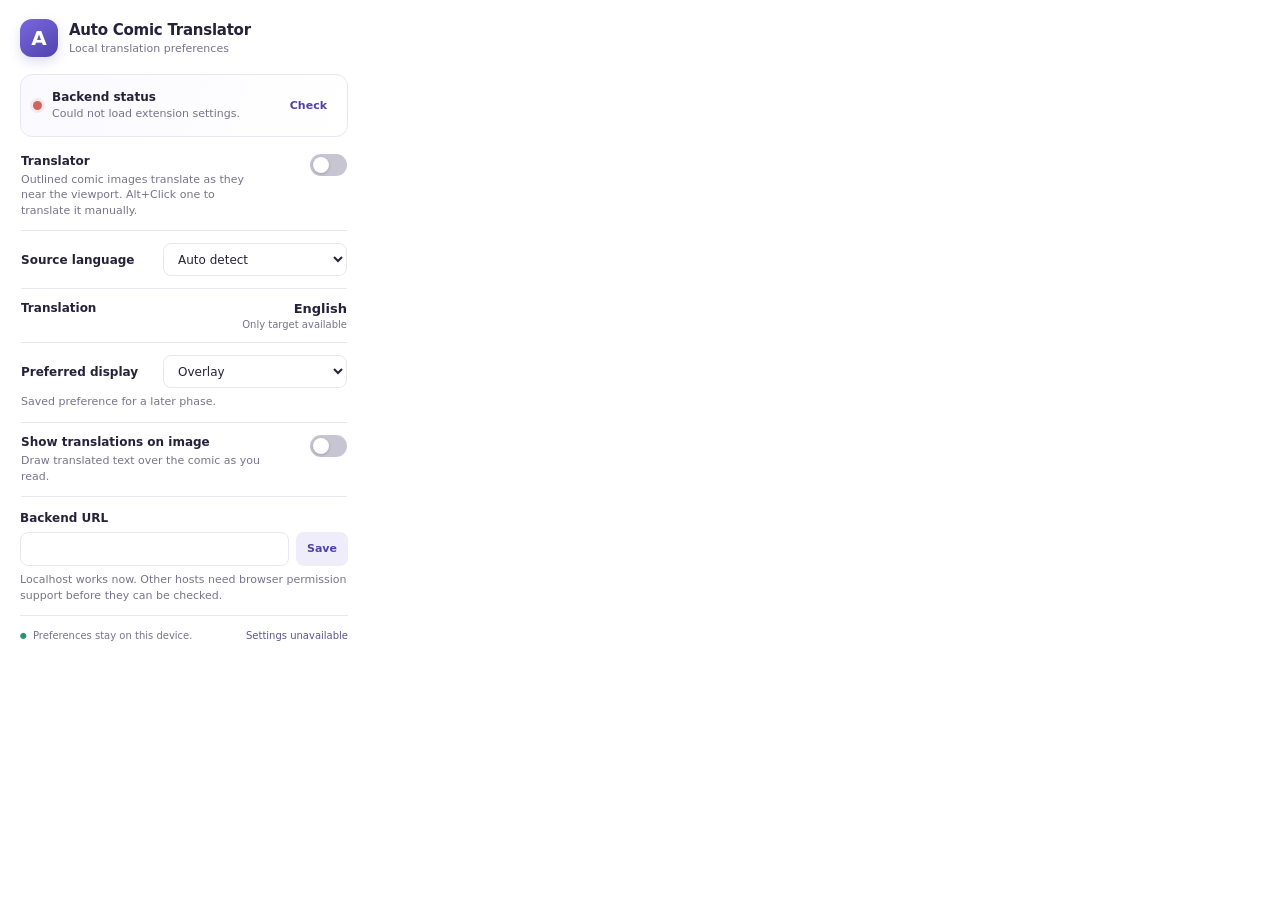
<file: extension/popup/popup.html>
<!doctype html>
<html lang="en">
  <head>
    <meta charset="utf-8">
    <meta name="viewport" content="width=device-width, initial-scale=1">
    <title>Auto Comic Translator</title>
    <link rel="stylesheet" href="popup.css">
    <script type="module" src="popup.js"></script>
  </head>
  <body>
    <main class="popup-shell">
      <header class="header">
        <div class="brand-mark" aria-hidden="true">A</div>
        <div>
          <h1>Auto Comic Translator</h1>
          <p class="subtitle">Local translation preferences</p>
        </div>
      </header>

      <section class="connection-card" aria-labelledby="connection-heading">
        <div class="connection-copy">
          <span id="connection-indicator" class="status-dot" aria-hidden="true"></span>
          <div>
            <h2 id="connection-heading">Backend status</h2>
            <p id="connection-message" role="status" aria-live="polite">
              Checking…
            </p>
          </div>
        </div>
        <button id="check-connection" class="text-button" type="button">
          Check
        </button>
      </section>

      <section class="settings-section" aria-label="Translation settings">
        <div class="setting-row toggle-row">
          <div class="setting-copy">
            <label for="enabled">Translator</label>
            <p>Outlined comic images translate as they near the viewport. Alt+Click one to translate it manually.</p>
          </div>
          <label class="switch" aria-label="Enable translator preference">
            <input id="enabled" type="checkbox">
            <span class="switch-track" aria-hidden="true"></span>
          </label>
        </div>

        <div class="field-row">
          <label for="source-language">Source language</label>
          <select id="source-language"></select>
        </div>

        <div class="field-row target-row">
          <span class="field-label">Translation</span>
          <div class="fixed-value">
            <span>English</span>
            <span class="fixed-tag">Only target available</span>
          </div>
        </div>

        <div class="field-row">
          <label for="display-mode">Preferred display</label>
          <select id="display-mode"></select>
          <p class="field-hint">Saved preference for a later phase.</p>
        </div>

        <div class="setting-row toggle-row">
          <div class="setting-copy">
            <label for="show-overlays">Show translations on image</label>
            <p>Draw translated text over the comic as you read.</p>
          </div>
          <label class="switch" aria-label="Show translations on image">
            <input id="show-overlays" type="checkbox">
            <span class="switch-track" aria-hidden="true"></span>
          </label>
        </div>
      </section>

      <form id="backend-form" class="backend-section" novalidate>
        <label for="backend-url">Backend URL</label>
        <div class="backend-input-row">
          <input
            id="backend-url"
            name="backendUrl"
            type="text"
            inputmode="url"
            autocomplete="url"
            spellcheck="false"
            aria-describedby="backend-help backend-error"
          >
          <button class="save-button" type="submit">Save</button>
        </div>
        <p id="backend-help" class="field-hint">
          Localhost works now. Other hosts need browser permission support
          before they can be checked.
        </p>
        <p id="backend-error" class="field-error" aria-live="polite"></p>
      </form>

      <footer class="footer">
        <span class="footer-lock" aria-hidden="true">●</span>
        <span>Preferences stay on this device.</span>
        <span id="save-feedback" class="save-feedback" aria-live="polite"></span>
      </footer>
    </main>
  </body>
</html>
</file>
<file: extension/popup/popup.css>
:root {
  color-scheme: light;
  font-family: Inter, "Segoe UI", system-ui, sans-serif;
  font-synthesis: none;
  text-rendering: optimizeLegibility;
  --ink: #252239;
  --muted: #77748b;
  --line: #e9e6f0;
  --accent: #6655c6;
  --accent-dark: #5141ad;
  --surface: #ffffff;
  --soft: #f7f6fb;
}

* {
  box-sizing: border-box;
}

body {
  width: 368px;
  margin: 0;
  background: var(--surface);
  color: var(--ink);
  font-size: 13px;
}

button,
input,
select {
  font: inherit;
}

button,
select,
input {
  outline-color: var(--accent);
}

.popup-shell {
  padding: 19px 20px 14px;
}

.header {
  display: flex;
  align-items: center;
  gap: 11px;
  margin-bottom: 17px;
}

.brand-mark {
  display: grid;
  width: 38px;
  height: 38px;
  place-items: center;
  border-radius: 12px;
  background: linear-gradient(145deg, #7968dd, #5142ae);
  color: white;
  font-size: 20px;
  font-weight: 750;
  box-shadow: 0 5px 12px #6655c633;
}

h1,
h2,
p {
  margin: 0;
}

h1 {
  font-size: 15px;
  font-weight: 720;
  letter-spacing: -0.25px;
}

.subtitle,
.setting-copy p,
.field-hint {
  color: var(--muted);
  font-size: 11px;
}

.subtitle {
  margin-top: 3px;
}

.connection-card {
  display: flex;
  min-height: 63px;
  align-items: center;
  justify-content: space-between;
  padding: 11px 12px;
  border: 1px solid var(--line);
  border-radius: 12px;
  background: linear-gradient(110deg, #faf9fe, #fff);
}

.connection-copy {
  display: flex;
  align-items: center;
  gap: 10px;
  min-width: 0;
}

.status-dot {
  width: 9px;
  height: 9px;
  flex: 0 0 auto;
  border-radius: 50%;
  background: #a8a5b4;
  box-shadow: 0 0 0 3px #a8a5b41c;
}

.connection-card[data-state="connected"] .status-dot {
  background: #28966a;
  box-shadow: 0 0 0 3px #28966a1c;
}

.connection-card[data-state="disconnected"] .status-dot,
.connection-card[data-state="incompatible"] .status-dot {
  background: #cf655c;
  box-shadow: 0 0 0 3px #cf655c1c;
}

.connection-card[data-state="permission-needed"] .status-dot {
  background: #ca8a28;
  box-shadow: 0 0 0 3px #ca8a281c;
}

.connection-card[data-state="not-checked"] .status-dot {
  background: #a8a5b4;
  box-shadow: 0 0 0 3px #a8a5b41c;
}

.connection-card[data-state="checking"] .status-dot {
  background: #7968dd;
  box-shadow: 0 0 0 3px #7968dd1c;
  animation: pulse 1.1s ease-in-out infinite alternate;
}

.connection-card h2 {
  margin-bottom: 3px;
  font-size: 12px;
  font-weight: 680;
}

.connection-card p {
  color: var(--muted);
  font-size: 11px;
  line-height: 1.35;
}

.text-button {
  flex: 0 0 auto;
  padding: 6px 8px;
  border: 0;
  border-radius: 7px;
  background: transparent;
  color: var(--accent-dark);
  font-size: 11px;
  font-weight: 650;
  cursor: pointer;
}

.text-button:hover {
  background: #efedfa;
}

.text-button:disabled {
  color: #a29db8;
  cursor: wait;
}

.settings-section {
  padding: 5px 1px 0;
}

.setting-row,
.field-row {
  display: flex;
  align-items: center;
  justify-content: space-between;
  gap: 12px;
  padding: 12px 0;
  border-bottom: 1px solid var(--line);
}

.toggle-row {
  align-items: flex-start;
}

.setting-copy {
  display: grid;
  gap: 4px;
}

.setting-copy label,
.field-row > label,
.backend-section > label,
.field-label {
  font-size: 12px;
  font-weight: 650;
}

.setting-copy p {
  max-width: 245px;
  line-height: 1.4;
}

.switch {
  position: relative;
  display: inline-flex;
  width: 37px;
  height: 22px;
  flex: 0 0 auto;
  cursor: pointer;
}

.switch input {
  position: absolute;
  width: 1px;
  height: 1px;
  opacity: 0;
}

.switch-track {
  width: 37px;
  height: 22px;
  border-radius: 99px;
  background: #c8c5d2;
  transition: background 140ms ease;
}

.switch-track::after {
  position: absolute;
  top: 3px;
  left: 3px;
  width: 16px;
  height: 16px;
  border-radius: 50%;
  background: white;
  box-shadow: 0 1px 3px #201c3740;
  content: "";
  transition: transform 140ms ease;
}

.switch input:checked + .switch-track {
  background: var(--accent);
}

.switch input:checked + .switch-track::after {
  transform: translateX(15px);
}

.switch input:focus-visible + .switch-track {
  outline: 2px solid var(--accent);
  outline-offset: 2px;
}

.field-row {
  flex-wrap: wrap;
}

.field-row select {
  width: 184px;
  min-height: 33px;
  padding: 0 27px 0 10px;
  border: 1px solid var(--line);
  border-radius: 8px;
  background: white;
  color: var(--ink);
  font-size: 12px;
}

.target-row {
  align-items: flex-start;
}

.fixed-value {
  display: grid;
  justify-items: end;
  gap: 3px;
  font-weight: 600;
}

.fixed-tag {
  color: var(--muted);
  font-size: 10px;
  font-weight: 400;
}

.field-hint {
  flex-basis: 100%;
  margin-top: -6px;
  line-height: 1.45;
}

.backend-section {
  padding: 13px 0 11px;
  border-bottom: 1px solid var(--line);
}

.backend-input-row {
  display: flex;
  gap: 7px;
  margin-top: 7px;
}

.backend-input-row input {
  width: 0;
  min-width: 0;
  flex: 1 1 auto;
  height: 34px;
  padding: 0 9px;
  border: 1px solid var(--line);
  border-radius: 8px;
  background: #fff;
  color: #48445f;
  font-size: 11px;
}

.backend-input-row input:focus {
  border-color: #988dd9;
}

.backend-input-row input[aria-invalid="true"] {
  border-color: #cf655c;
}

.save-button {
  min-width: 52px;
  border: 0;
  border-radius: 8px;
  background: #efedfa;
  color: var(--accent-dark);
  font-size: 11px;
  font-weight: 680;
  cursor: pointer;
}

.save-button:hover {
  background: #e6e2f8;
}

.backend-section .field-hint {
  margin-top: 6px;
}

.field-error {
  min-height: 0;
  margin-top: 4px;
  color: #b54942;
  font-size: 11px;
}

.field-error:empty {
  display: none;
}

.footer {
  display: flex;
  min-height: 30px;
  align-items: center;
  gap: 6px;
  padding-top: 9px;
  color: var(--muted);
  font-size: 10px;
}

.footer-lock {
  color: #28966a;
  font-size: 8px;
}

.save-feedback {
  margin-left: auto;
  color: #5c5790;
  text-align: right;
}

@keyframes pulse {
  from { opacity: 0.55; }
  to { opacity: 1; }
}

@media (prefers-reduced-motion: reduce) {
  *,
  *::before,
  *::after {
    animation-duration: 0.01ms !important;
    transition-duration: 0.01ms !important;
  }
}
</file>
